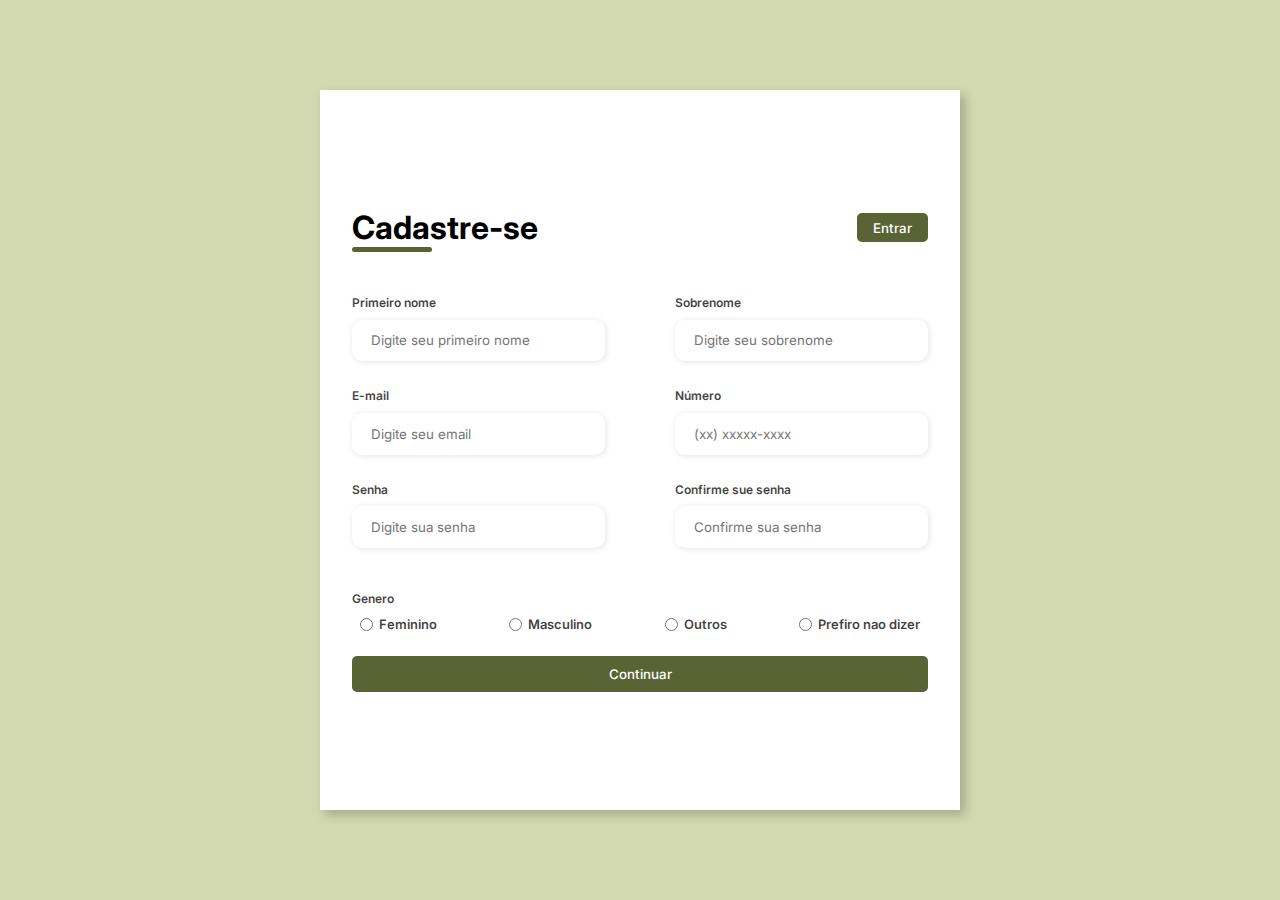
<file: login.html>
<!DOCTYPE html>
<html lang="pt-br">
<head>
    <meta charset="UTF-8">
    <meta name="viewport" content="width=device-width, initial-scale=1.0">
    <title>Login</title>
    <link rel="stylesheet" href="login.css">
</head>
<body>
    
    <div class="container">
        <div class="form-img">
            <img src="reusedecor.jpg" alt="">
        </div>
        <div class="form">
            <form action="#">
                <div class="form-header">
                    <div class="title">
                        <h1>Cadastre-se</h1>
                    </div>
                    <div class="login-button">
                        <button><a href="index.html">Entrar</a></button>
                    </div>
                </div>
                
                <div class="input-group">
                    <div class="input-box">
                        <label for="firstname">Primeiro nome</label>
                        <input id="firstname" type="text" name="firstname" placeholder="Digite seu primeiro nome" required>
                    </div>
                    <div class="input-box">
                        <label for="lastname">Sobrenome</label>
                        <input id="lastname" type="text" name="lastname" placeholder="Digite seu sobrenome" required>
                    </div>
                    <div class="input-box">
                        <label for="email">E-mail</label>
                        <input id="email" type="email" name="email" placeholder="Digite seu email" required>
                    </div>
                    <div class="input-box">
                        <label for="number">Número</label>
                        <input id="number" type="number" name="number" placeholder="(xx) xxxxx-xxxx" required>
                    </div>
                    <div class="input-box">
                        <label for="password">Senha</label>
                        <input id="password" type="password" name="password" placeholder="Digite sua senha" required>
                    </div>
                    <div class="input-box">
                        <label for="password">Confirme sue senha</label>
                        <input id="password" type="password" name="Confirmpassword" placeholder="Confirme sua senha" required>
                    </div>
                </div>
                <div class="gender-inputs">
                    <div class="gender-title">
                        <h6>Genero</h6>
                    </div>
                    <div class="gender-group">
                        <div class="gender-input">
                            <input type="radio" id="female" name="gender">
                            <label for="female">Feminino</label>
                        </div>
                        <div class="gender-input">
                            <input type="radio" id="male" name="gender">
                            <label for="male">Masculino</label>
                        </div>
                        <div class="gender-input">
                            <input type="radio" id="others" name="gender">
                            <label for="others">Outros</label>
                        </div>
                        <div class="gender-input">
                            <input type="radio" id="none" name="gender">
                            <label for="none">Prefiro nao dizer</label>
                        </div>
                    </div>
                </div>
                <div class="continue-button">
                    <button><a href="index.html">Continuar</a></button>
                </div>
            </form>
        </div>
    </div>
</body>
</html>
</file>
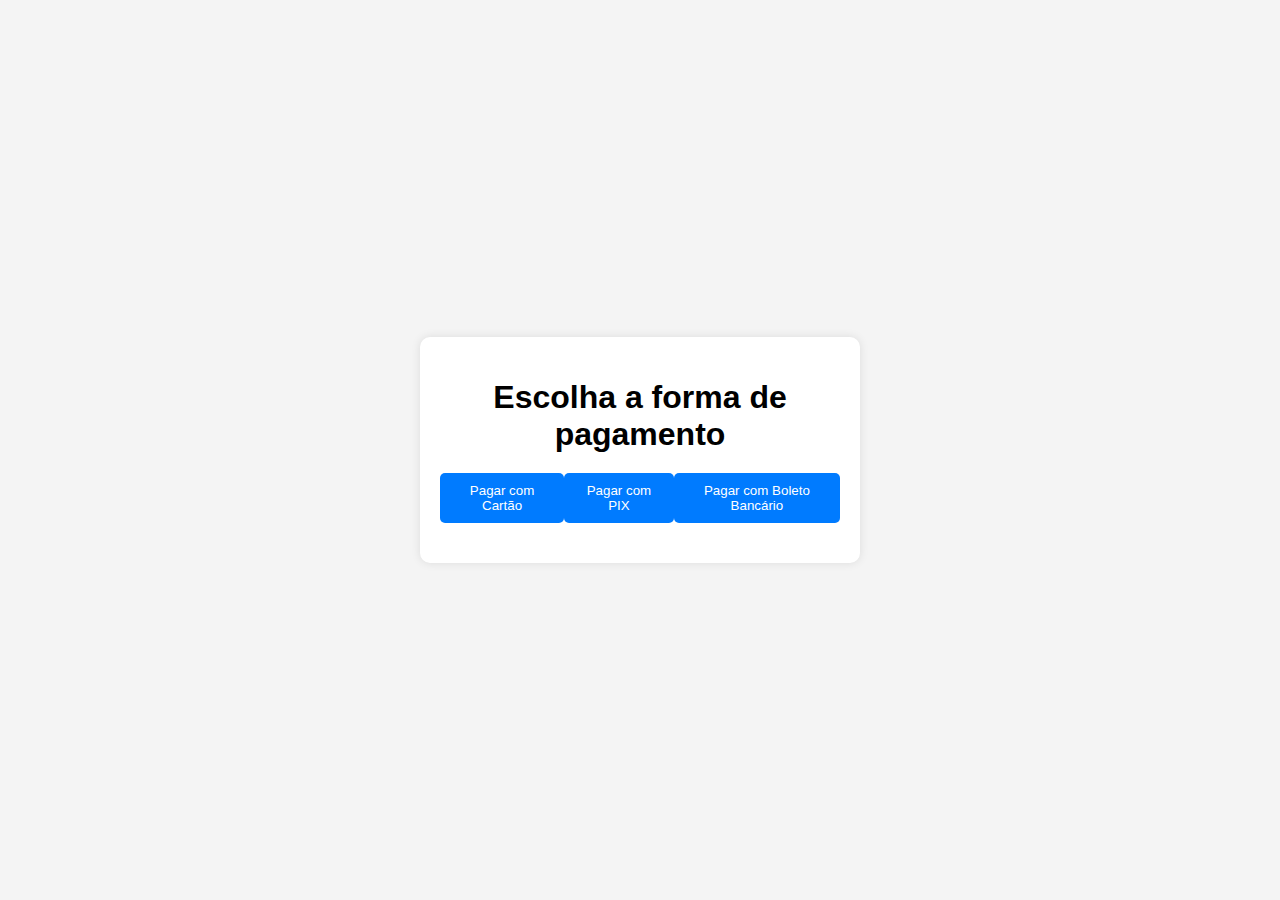
<file: pagamento.html>
<!DOCTYPE html>
<html lang="pt-br">
<head>
    <meta charset="UTF-8">
    <meta name="viewport" content="width=device-width, initial-scale=1.0">
    <title>Pagamento</title>
    <link rel="stylesheet" href="pagamento.css">
</head>
<body>
    <main>
    <div class="payment-container">
        <h1>Escolha a forma de pagamento</h1>
        <div class="payment-options">
            <button id="pay-with-card" class="payment-button">Pagar com Cartão</button>
            <button id="pay-with-pix" class="payment-button">Pagar com PIX</button>
            <button id="pay-with-boleto" class="payment-button">Pagar com Boleto Bancário</button>
        </div>

        <div id="card-payment-form" class="payment-form">
            <h2>Pagamento com Cartão</h2>
            <div class="card-preview">
                <div class="card-front">
                    <div class="card-number">0000 0000 0000 0000</div>
                    <div class="card-name">NOME NO CARTÃO</div>
                    <div class="card-expiry">00/00</div>
                </div>
                <div class="card-back">
                    <div class="card-cvc">CVC</div>
                </div>
            </div>
            <form id="card-form">
                <div class="form-group">
                    <label for="card-number-input">Número do Cartão</label>
                    <input type="text" id="card-number-input" required>
                </div>
                <div class="form-group">
                    <label for="card-name-input">Nome no Cartão</label>
                    <input type="text" id="card-name-input" required>
                </div>
                <div class="form-group">
                    <label for="card-expiry-input">Data de Validade</label>
                    <input type="text" id="card-expiry-input" placeholder="MM/AA" required>
                </div>
                <div class="form-group">
                    <label for="card-cvc-input">CVC</label>
                    <input type="text" id="card-cvc-input" required>
                </div>
                <button type="submit" class="submit-button">Pagar</button>
            </form>
        </div>

        <div id="pix-payment-form" class="payment-form">
            <h2>Pagamento com PIX</h2>
            <form id="pix-form">
                <div class="form-group">
                    <label for="pix-key-input">Chave PIX</label>
                    <input type="text" id="pix-key-input" required>
                </div>
                <button type="submit" class="submit-button">Gerar QR Code</button>
            </form>
            <div id="pix-qrcode"></div>
        </div>

        <div id="boleto-payment-form" class="payment-form">
            <h2>Pagamento com Boleto Bancário</h2>
            <form id="boleto-form">
                <div class="form-group">
                    <label for="nome-input">Nome Completo</label>
                    <input type="text" id="nome-input" required>
                </div>
                <div class="form-group">
                    <label for="cpf-input">CPF</label>
                    <input type="text" id="cpf-input" placeholder="Ex: 000.000.000-00" required>
                </div>
                <button type="submit" class="submit-button">Gerar Boleto</button>
            </form>
            <div id="boleto"></div>
        </div>
    </div>
</main>
    <script src="pagamento.js"></script>
</body>
</html>
</file>
<file: login.css>
@import url('https://fonts.googleapis.com/css2?family=Inter:wght@100..900&display=swap');
*{
    padding: 0;
    margin: 0;
    box-sizing: border-box;
    font-family: "Inter", sans-serif;
}
body{
    width: 100%;
    height: 100vh;
    display: flex;
    justify-content: center;
    align-items: center;
    background-color:#d2d8af ;
}
.container{
    width: 80%;
    height: 80vh;
    display: flex;
    box-shadow: 5px 5px 10px rgba(0, 0, 0, .212);
}
.form-img{
    width: 50%;
    display: flex;
    justify-content: center;
    align-items: center;
    padding: 0;
    overflow: hidden;
}
.form-img img{
    width: 100%;
    height: 100%;
    object-fit: cover;
}

.form{
    width:50% ;
    display: flex;
    justify-content: center;
    align-items: center;
    flex-direction: column;
    background-color:white;
    padding: 3rem 2rem;
}
.form-header{
    margin-bottom: 2rem;
    display: flex;
    justify-content: space-between;
}
.login-button{
    display: flex;
    align-items: center;
}
.login-button button{
    border: none;
    background-color: #5A6334;
    padding: 0.4rem 1rem;
    border-radius: 5px;
    cursor: pointer;
}
.login-button button:hover{
    background-color: #aab474;
}
.login-button button a{
    text-decoration: none;
    font-weight: 500;
    color: white;
}
.form-header h1::after{
    content: "";
    display: block;
    width: 5rem;
    height: 0.3rem;
    background-color: #5A6334;
    margin: 0 auto;
    position: absolute;
    border-radius: 10px;
}
.input-group{
    display:flex;
    flex-wrap: wrap;
    justify-content: space-between;
    padding: 1rem 0;
}
.input-box{
    display: flex;
    flex-direction: column;
    margin-bottom: 1.1rem;
}
.input-box input{
    margin: 0.6rem 0;
    padding: 0.8rem 1.2rem;
    border: none;
    border-radius: 10px;
    box-shadow: 1px 1px 6px #0000001c;
}
.input-box input:hover{
    background-color: #dde5b3aa;
}
.input-box input:focus-visible{
    outline: 1px solid #5A6334;
}
.input-box label,
.gender-title h6{
    font-size: 0.75rem;
    font-weight: 600;
    color: #000000c0;
}
.input-box input ::placeholder{
    color: #000000be;
}

.gender-group{
    display: flex;
    justify-content: space-between;
    margin-top: 0.62rem;
    padding: 0 0.5rem;
}
.gender-input{
    display: flex;
    align-items: center;
}
.gender-input input{
    margin-right:0.35rem;
}
.gender-input label{
    font-size: 0.81rem;
    font-weight: 600;
    color: #000000c0;
}

.continue-button button{
    width: 100%;
    margin-top: 1.5rem;
    border: none;
    background-color: #5A6334;
    padding: 0.62rem;
    border-radius: 5px;
    cursor: pointer;
}
.continue-button button:hover{
    background-color: #aab474;
}
.continue-button button a {
    text-decoration: none;
    font-weight: 500;
    color: white;
}
@media screen and (max-width: 1330px){
    .form-img{
        display: none;
    }
    .container{
        width: 50%;
    }
    .form{
        width: 100%;
    }
}
@media  screen and (max-width: 1064px) {
    .container{
        width: 90%;
        height: auto;
    }
    .input-group{
        flex-direction: column;
        overflow-y: scroll;
        flex-wrap: nowrap;
        max-height: 10rem;
        padding-right: 5rem;
    }
    .gender-inputs{
        margin-top: 2rem;
    }
    .gender-group{
        flex-direction: column;
    }
    .gender-input{
        margin-top: 0.5rem;
    }
}
</file>
<file: pagamento.css>
body {
    font-family: Arial, sans-serif;
    background-color: #f4f4f4;
    display: flex;
    justify-content: center;
    align-items: center;
    height: 100vh;
    margin: 0;
}

.payment-container {
    background-color: #fff;
    padding: 20px;
    border-radius: 10px;
    box-shadow: 0 0 10px rgba(0, 0, 0, 0.1);
    width: 400px;
    text-align: center;
}

.payment-container h1 {
    margin-bottom: 20px;
}

.payment-options {
    display: flex;
    justify-content: space-around;
    margin-bottom: 20px;
}

.payment-button {
    background-color: #007BFF;
    color: white;
    border: none;
    padding: 10px 20px;
    border-radius: 5px;
    cursor: pointer;
}

.payment-button:hover {
    background-color: #0056b3;
}

.payment-form {
    display: none;
}

.payment-form.active {
    display: block;
}

.card-preview {
    position: relative;
    width: 100%;
    height: 200px;
    margin-bottom: 20px;
    perspective: 1000px;
}

.card-preview .card-front,
.card-preview .card-back {
    position: absolute;
    width: 100%;
    height: 100%;
    backface-visibility: hidden;
    border-radius: 10px;
    padding: 20px;
    box-sizing: border-box;
}

.card-preview .card-front {
    background-color: #333;
    color: #fff;
}

.card-preview .card-back {
    background-color: #007BFF;
    color: #fff;
    transform: rotateY(180deg);
}

.card-preview .card-number, .card-preview .card-name, .card-preview .card-expiry {
    margin: 5px 0;
    font-size: 18px;
}

.card-preview .card-cvc {
    font-size: 18px;
}

.card-preview.flip .card-front {
    transform: rotateY(180deg);
}

.card-preview.flip .card-back {
    transform: rotateY(0);
}

.form-group {
    margin-bottom: 15px;
    text-align: left;
}

.form-group label {
    display: block;
    margin-bottom: 5px;
}

.form-group input {
    width: 100%;
    padding: 8px;
    box-sizing: border-box;
    border: 1px solid #ccc;
    border-radius: 5px;
}

.submit-button {
    background-color: #28a745;
    color: white;
    border: none;
    padding: 10px 20px;
    border-radius: 5px;
    cursor: pointer;
}

.submit-button:hover {
    background-color: #218838;
}

#pix-qrcode, #boleto {
    margin-top: 20px;
}
</file>
